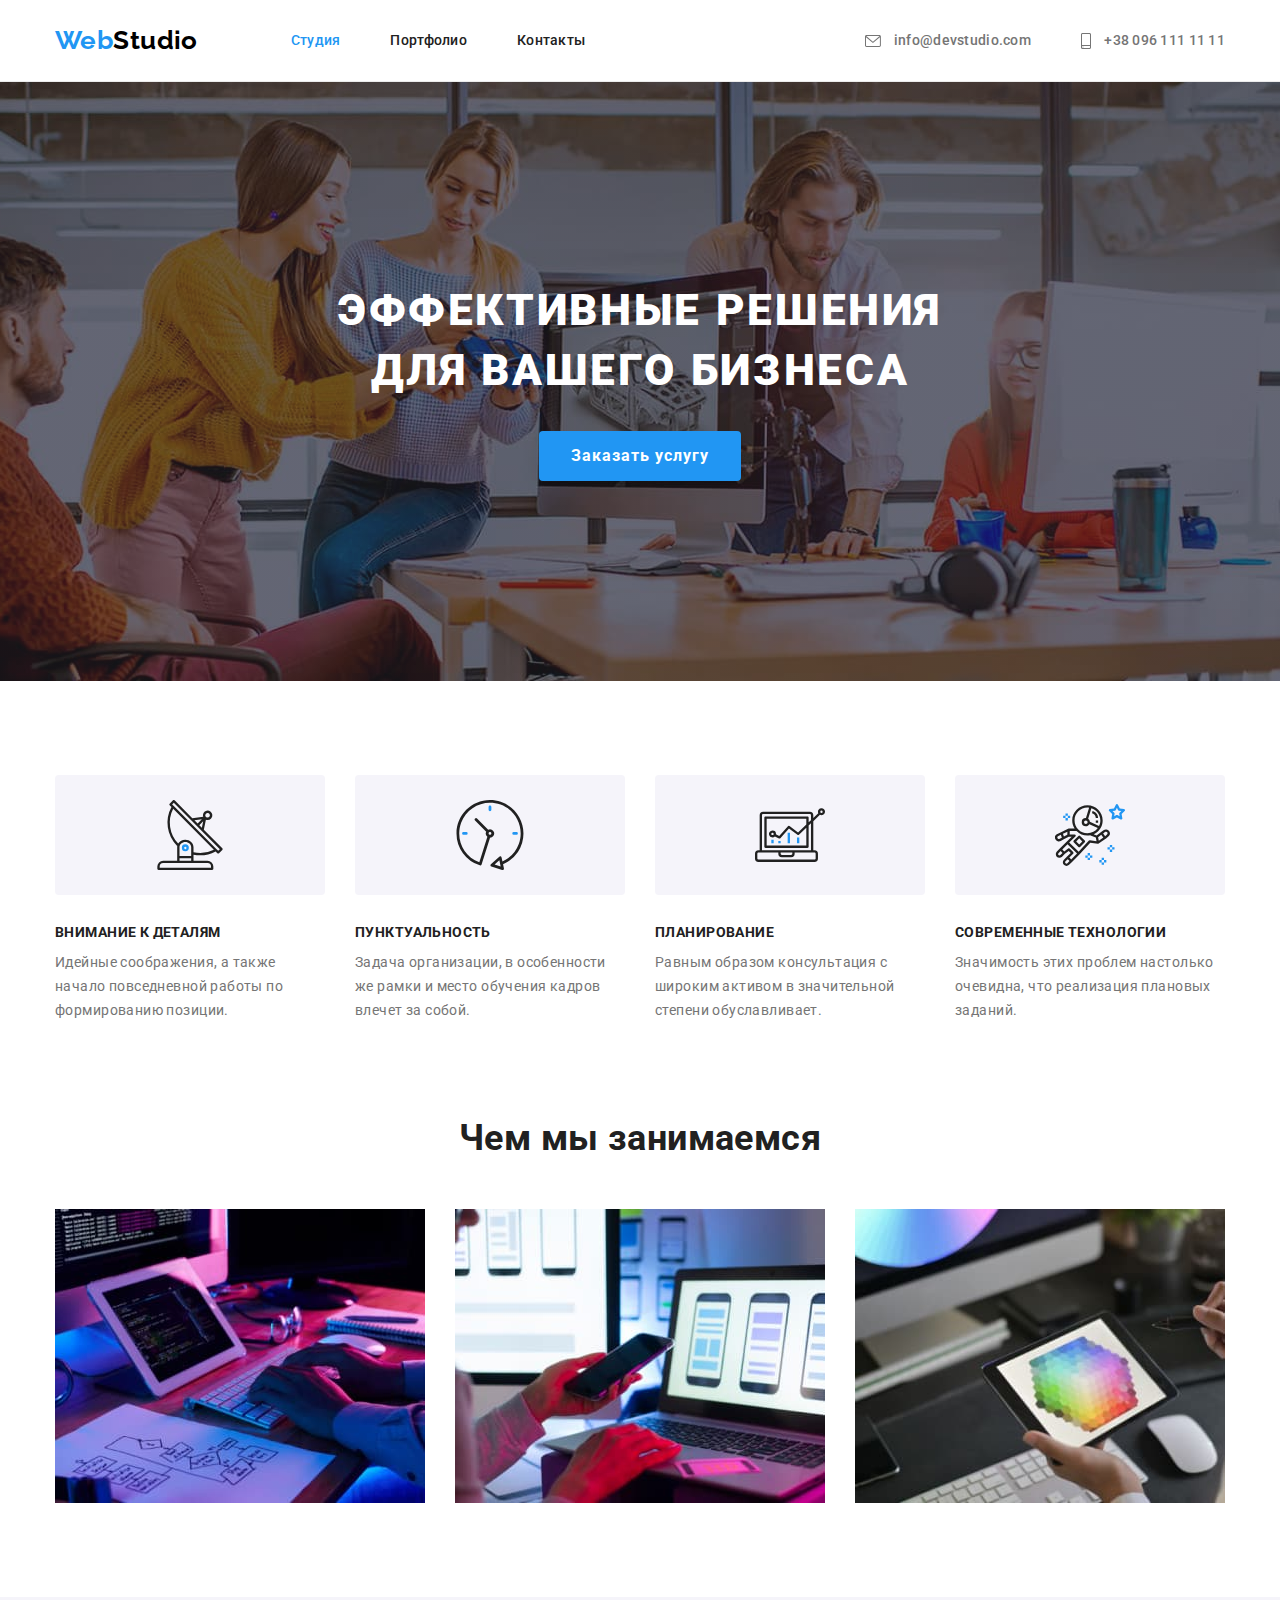
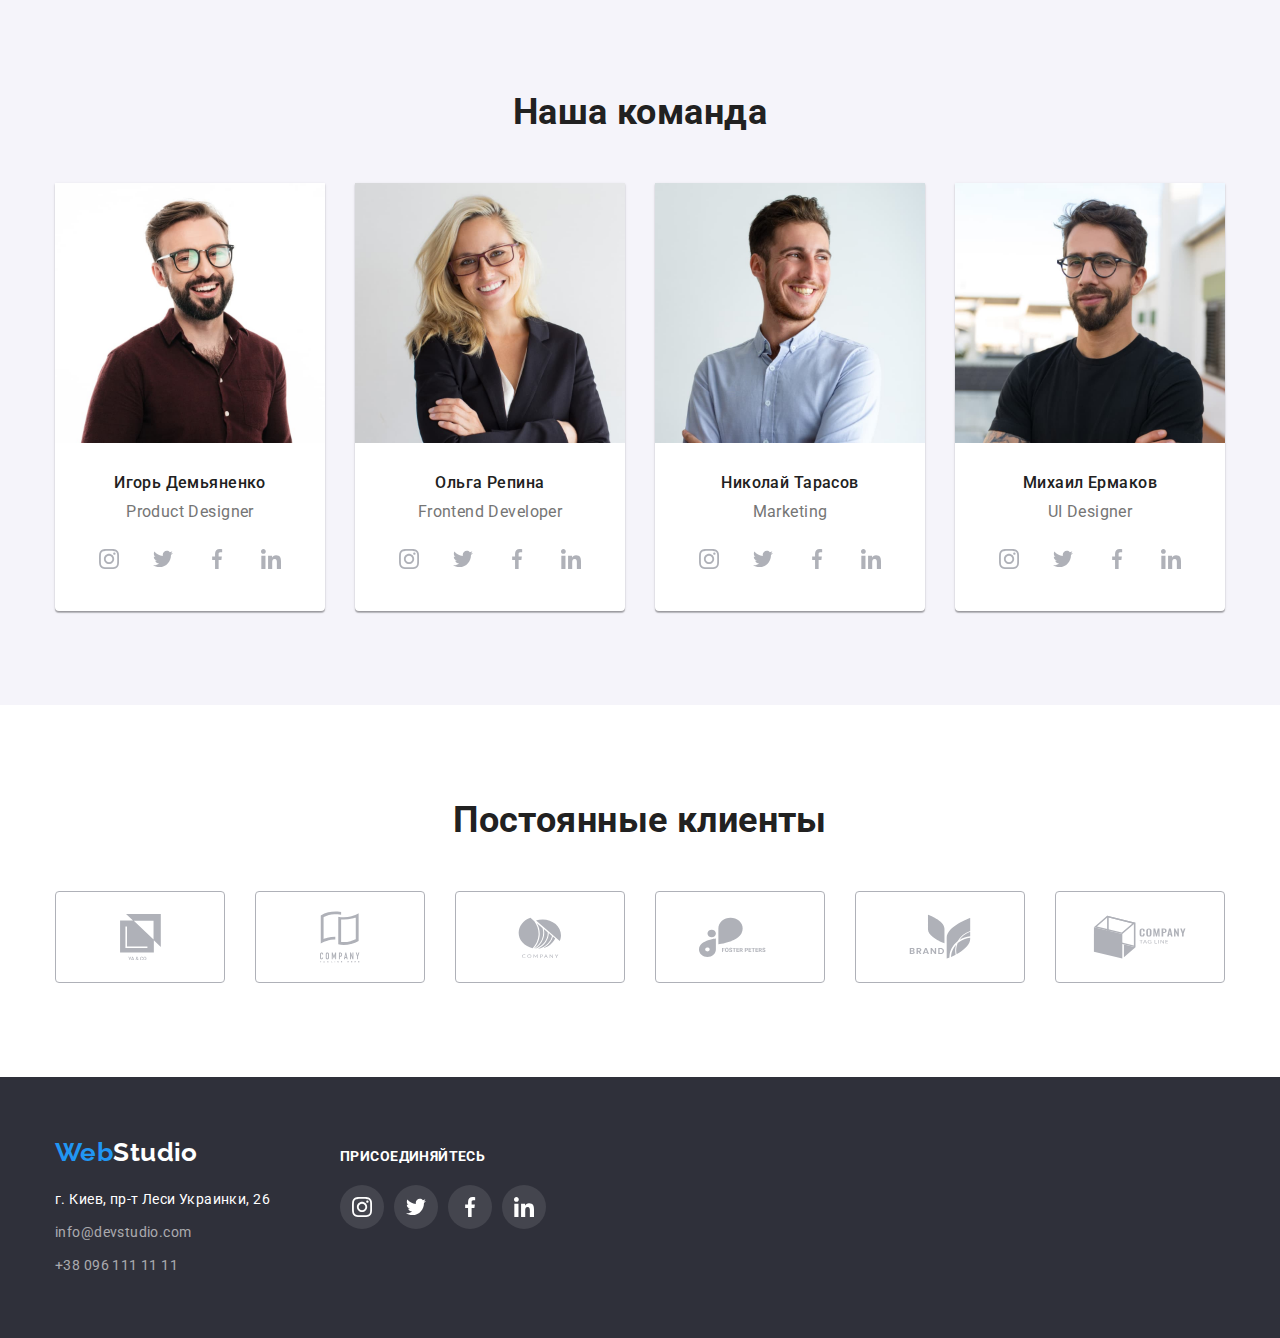
<file: index.html>
<!DOCTYPE html>
<html lang="ru">
	<head>
		<meta charset="utf-8" />
		<meta http-equiv="x-ua-compatible" content="ie=edge" />
		<meta name="viewport" content="width=device-width, initial-scale=1.0" />
		<link rel="preconnect" href="https://fonts.gstatic.com" crossorigin />
		<link
			href="https://fonts.googleapis.com/css2?family=Raleway:wght@700&family=Roboto:wght@400;500;700;900&family=Tangerine:wght@700&display=swap"
			rel="stylesheet"
		/>
		<link
			href="https://cdnjs.cloudflare.com/ajax/libs/modern-normalize/1.1.0/modern-normalize.min.css"
			rel="stylesheet"
		/>
		<link rel="stylesheet" href="./css/style.css" />
		<title>Студия №4</title>
	</head>
	<body>
		<!-- Шапка страницы Студия -->
		<header class="page-header">
			<div class="conteiner nav">
				<nav class="nav-header">
					<a lang="en" href="./index.html" class="logo-first">Web<span class="logo-second">Studio</span>
					</a>
					<ul class="site-nav">
						<li class="site-item"><a href="./index.html" class="link current">Студия</a></li>
						<li class="site-item"><a href="./portfolio.html" class="link">Портфолио</a></li>
						<li class="site-item"><a href="./index.html" class="link">Контакты</a></li>
					</ul>
				</nav>
				<ul class="site-link">
					<li class="link-item">
						<a lang="en" href="mailto:info@devstudio.com" class="link">
							<svg class="envelope-icon" width="16" height="12">
								<use href="./images/icons.svg#icon-envelope"></use>
							</svg>
							info@devstudio.com
						</a>
					</li>
					<li class="link-item">
						<a href="tel:+380961111111" class="link">
							<svg class="envelope-icon" width="10" height="16">
								<use href="./images/icons.svg#icon-smartphone"></use>
							</svg>
							+38 096 111 11 11
						</a>
					</li>
				</ul>
			</div>
		</header>

		<!-- Заказать услугу -->

		<main>
			<section class="hero">
				<div class="conteiner">
					<h1 class="hero-title">Эффективные решения для вашего бизнеса</h1>
					<button class="hero-button" type="button">Заказать услугу</button>
				</div>
			</section>

			<!-- Преимущества в работе -->

			<section class="benefit section">
				<div class="conteiner">
					<h2 class="visually-hidden">Премущества в работе</h2>
					<ul class="benefit-list">
						<li class="benefit-item icon-atention">
							<h3 class="benefit-title">Внимание к деталям</h3>
							<p class="benefit-text">
								Идейные соображения, а также начало повседневной работы по формированию позиции.
							</p>
						</li>
						<li class="benefit-item icon-punctuality">
							<h3 class="benefit-title">Пунктуальность</h3>
							<p class="benefit-text">
								Задача организации, в особенности же рамки и место обучения кадров влечет за собой.
							</p>
						</li>
						<li class="benefit-item icon-planning">
							<h3 class="benefit-title">Планирование</h3>
							<p class="benefit-text">
								Равным образом консультация с широким активом в значительной степени обуславливает.
							</p>
						</li>
						<li class="benefit-item icon-technologies">
							<h3 class="benefit-title">Современные технологии</h3>
							<p class="benefit-text">Значимость этих проблем настолько очевидна, что реализация плановых заданий.</p>
						</li>
					</ul>
				</div>
			</section>

			<!-- Чем мы занимаемся -->

			<section class="activity section">
				<div class="conteiner">
					<h2 class="activity-title">Чем мы занимаемся</h2>
					<ul class="activity-list">
						<li class="activity-item">
							<img src="./images/javaformobile.jpg" alt="Разработка ПО" width="370" height="294" />
						</li>
						<li class="activity-item">
							<img src="./images/icondesign.jpg" alt="Дизайн иконок" width="370" height="294" />
						</li>
						<li class="activity-item">
							<img src="./images/colordesign.jpg" alt="Цветовая гамма" width="370" height="294" />
						</li>
					</ul>
				</div>
			</section>

			<!-- Наша команда -->

			<section class="team section">
				<div class="conteiner">
					<h2 class="team-title">Наша команда</h2>
					<ul class="team-list">
						<li class="team-item">
							<img src="./images/productdesigner.jpg" alt="Дизайнер продукта" width="270" height="260" />
							<div class="img-caption">
								<h3 class="team-subtitle">Игорь Демьяненко</h3>
								<p lang="en" class="team-text">Product Designer</p>
								<ul class="team-soc-list">
									<li class="team-soc-item">
										<a href="" class="team-soc-link">
											<svg class="team-soc-icon" width="20" height="20">
												<use href="./images/icons.svg#icon-instagram"></use>
											</svg>
										</a>
									</li>
									<li class="team-soc-item">
										<a href="" class="team-soc-link">
											<svg class="team-soc-icon" width="20" height="20">
												<use href="./images/icons.svg#icon-twitter"></use>
											</svg>
										</a>
									</li>
									<li class="team-soc-item">
										<a href="" class="team-soc-link">
											<svg class="team-soc-icon" width="20" height="20">
												<use href="./images/icons.svg#icon-facebook"></use>
											</svg>
										</a>
									</li>
									<li class="team-soc-item">
										<a href="" class="team-soc-link">
											<svg class="team-soc-icon" width="20" height="20">
												<use href="./images/icons.svg#icon-linkedin"></use>
											</svg>
										</a>
									</li>
								</ul>
							</div>
						</li>
						<li class="team-item">
							<img src="./images/frontenddeveloper.jpg" alt="Разработчик" width="270" height="260" />
							<div class="img-caption">
								<h3 class="team-subtitle">Ольга Репина</h3>
								<p lang="en" class="team-text">Frontend Developer</p>
								<ul class="team-soc-list">
									<li class="team-soc-item">
										<a href="" class="team-soc-link">
											<svg class="team-soc-icon" width="20" height="20">
												<use href="./images/icons.svg#icon-instagram"></use>
											</svg>
										</a>
									</li>
									<li class="team-soc-item">
										<a href="" class="team-soc-link">
											<svg class="team-soc-icon" width="20" height="20">
												<use href="./images/icons.svg#icon-twitter"></use>
											</svg>
										</a>
									</li>
									<li class="team-soc-item">
										<a href="" class="team-soc-link">
											<svg class="team-soc-icon" width="20" height="20">
												<use href="./images/icons.svg#icon-facebook"></use>
											</svg>
										</a>
									</li>
									<li class="team-soc-item">
										<a href="" class="team-soc-link">
											<svg class="team-soc-icon" width="20" height="20">
												<use href="./images/icons.svg#icon-linkedin"></use>
											</svg>
										</a>
									</li>
								</ul>
							</div>
						</li>
						<li class="team-item">
							<img src="./images/marketing.jpg" alt="Маркетолог" width="270" height="260" />
							<div class="img-caption">
								<h3 class="team-subtitle">Николай Тарасов</h3>
								<p lang="en" class="team-text">Marketing</p>
								<ul class="team-soc-list">
									<li class="team-soc-item">
										<a href="" class="team-soc-link">
											<svg class="team-soc-icon" width="20" height="20">
												<use href="./images/icons.svg#icon-instagram"></use>
											</svg>
										</a>
									</li>
									<li class="team-soc-item">
										<a href="" class="team-soc-link">
											<svg class="team-soc-icon" width="20" height="20">
												<use href="./images/icons.svg#icon-twitter"></use>
											</svg>
										</a>
									</li>
									<li class="team-soc-item">
										<a href="" class="team-soc-link">
											<svg class="team-soc-icon" width="20" height="20">
												<use href="./images/icons.svg#icon-facebook"></use>
											</svg>
										</a>
									</li>
									<li class="team-soc-item">
										<a href="" class="team-soc-link">
											<svg class="team-soc-icon" width="20" height="20">
												<use href="./images/icons.svg#icon-linkedin"></use>
											</svg>
										</a>
									</li>
								</ul>
							</div>
						</li>
						<li class="team-item">
							<img src="./images/uidesigner.jpg" alt="Дизайнер интерфейса" width="270" height="260" />
							<div class="img-caption">
								<h3 class="team-subtitle">Михаил Ермаков</h3>
								<p lang="en" class="team-text">UI Designer</p>
								<ul class="team-soc-list">
									<li class="team-soc-item">
										<a href="" class="team-soc-link">
											<svg class="team-soc-icon" width="20" height="20">
												<use href="./images/icons.svg#icon-instagram"></use>
											</svg>
										</a>
									</li>
									<li class="team-soc-item">
										<a href="" class="team-soc-link">
											<svg class="team-soc-icon" width="20" height="20">
												<use href="./images/icons.svg#icon-twitter"></use>
											</svg>
										</a>
									</li>
									<li class="team-soc-item">
										<a href="" class="team-soc-link">
											<svg class="team-soc-icon" width="20" height="20">
												<use href="./images/icons.svg#icon-facebook"></use>
											</svg>
										</a>
									</li>
									<li class="team-soc-item">
										<a href="" class="team-soc-link">
											<svg class="team-soc-icon" width="20" height="20">
												<use href="./images/icons.svg#icon-linkedin"></use>
											</svg>
										</a>
									</li>
								</ul>
							</div>
						</li>
					</ul>
				</div>
			</section>

			<!-- Постоянные клиенты -->

			<section class="clients section">
				<div class="conteiner">
					<h2 class="clients-title">Постоянные клиенты</h2>
					<ul class="clients-soc-list">
						<li class="clients-soc-item">
							<a href="" class="clients-soc-link">
								<svg class="clients-soc-icon" width="41" height="46.7">
									<use href="./images/icons.svg#icon-first"></use>
								</svg>
							</a>
						</li>
						<li class="clients-soc-item">
							<a href="" class="clients-soc-link">
								<svg class="clients-soc-icon" width="40" height="52">
									<use href="./images/icons.svg#icon-second"></use>
								</svg>
							</a>
						</li>
						<li class="clients-soc-item">
							<a href="" class="clients-soc-link">
								<svg class="clients-soc-icon" width="43.46" height="41.18">
									<use href="./images/icons.svg#icon-third"></use>
								</svg>
							</a>
						</li>
						<li class="clients-soc-item">
							<a href="" class="clients-soc-link">
								<svg class="clients-soc-icon" width="84.44" height="40.62">
									<use href="./images/icons.svg#icon-fourth"></use>
								</svg>
							</a>
						</li>
						<li class="clients-soc-item">
							<a href="" class="clients-soc-link">
								<svg class="clients-soc-icon" width="62.54" height="45.43">
									<use href="./images/icons.svg#icon-fifth"></use>
								</svg>
							</a>
						</li>
						<li class="clients-soc-item">
							<a href="" class="clients-soc-link">
								<svg class="clients-soc-icon" width="93.79" height="43.93">
									<use href="./images/icons.svg#icon-sixth"></use>
								</svg>
							</a>
						</li>
					</ul>
				</div>
			</section>
		</main>

		<!-- Контакты и адрес -->

		<footer class="footer">
			<div class="conteiner">
				<div class="info-content">
					<a lang="en" href="./index.html" class="footer-logo">Web<span class="logo-third">Studio</span>
					</a>
					<address class="address">
						<ul class="address-list">
							<li class="address-item">
								<a
									href="https://goo.gl/maps/Czf4B29jXcuFBirJA"
									target="_blank"
									rel="noreferrer nofollow noopener"
									class="location-link"
								>
									г. Киев, пр-т Леси Украинки, 26
								</a>
							</li>
							<li class="contact-item">
								<a lang="en" href="mailto:info@devstudio.com" class="contact-link">info@devstudio.com</a>
							</li>
							<li class="contact-item">
								<a href="tel:+380961111111" class="contact-link">+38 096 111 11 11</a>
							</li>
						</ul>
					</address>
				</div>
				<div class="footer-soc">
					<h2 class="soc-title">Присоединяйтесь</h2>
					<ul class="footer-soc-list">
						<li class="footer-soc-item">
							<a href="" class="footer-soc-link">
								<svg class="footer-soc-icon" width="20" height="20">
									<use href="./images/icons.svg#icon-instagram"></use>
								</svg>
							</a>
						</li>
						<li class="footer-soc-item">
							<a href="" class="footer-soc-link">
								<svg class="footer-soc-icon" width="20" height="20">
									<use href="./images/icons.svg#icon-twitter"></use>
								</svg>
							</a>
						</li>
						<li class="footer-soc-item">
							<a href="" class="footer-soc-link">
								<svg class="footer-soc-icon" width="20" height="20">
									<use href="./images/icons.svg#icon-facebook"></use>
								</svg>
							</a>
						</li>
						<li class="footer-soc-item">
							<a href="" class="footer-soc-link">
								<svg class="footer-soc-icon" width="20" height="20">
									<use href="./images/icons.svg#icon-linkedin"></use>
								</svg>
							</a>
						</li>
					</ul>
				</div>
			</div>
		</footer>
	</body>
</html>
</file>
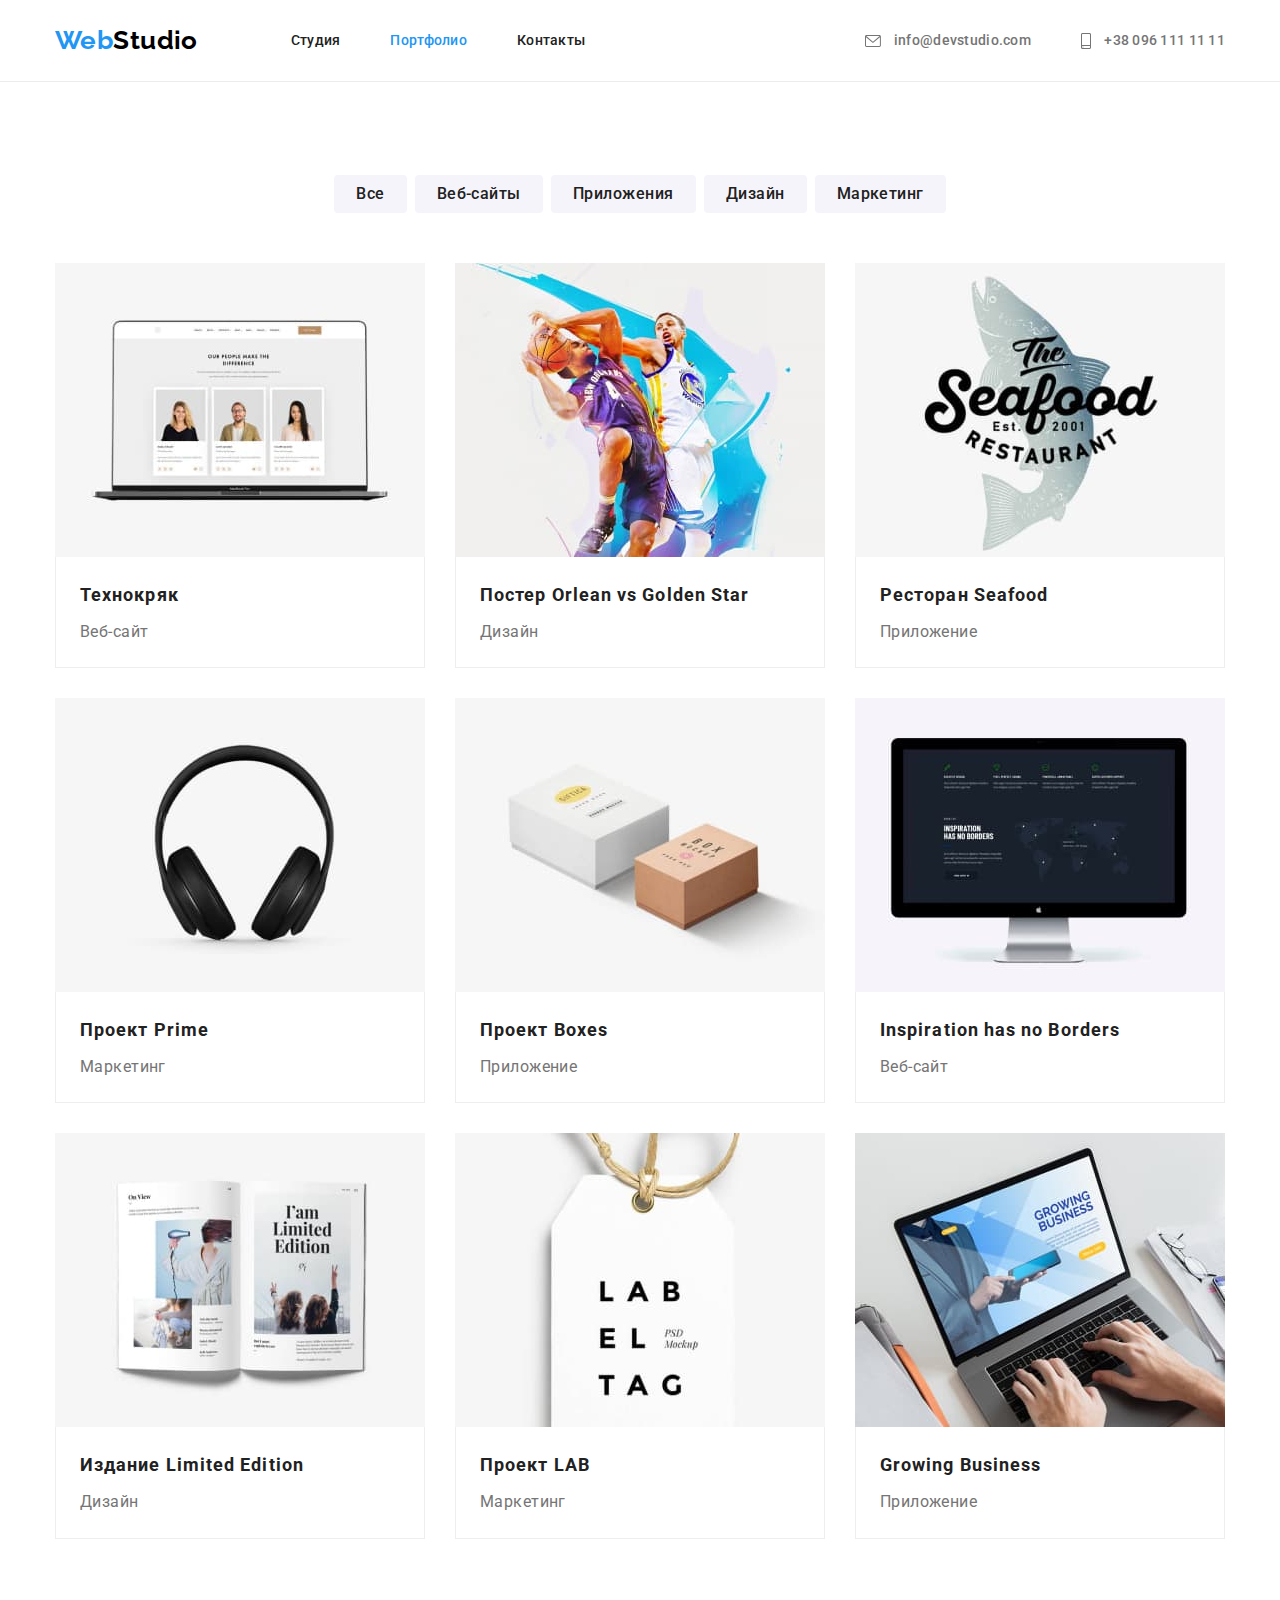
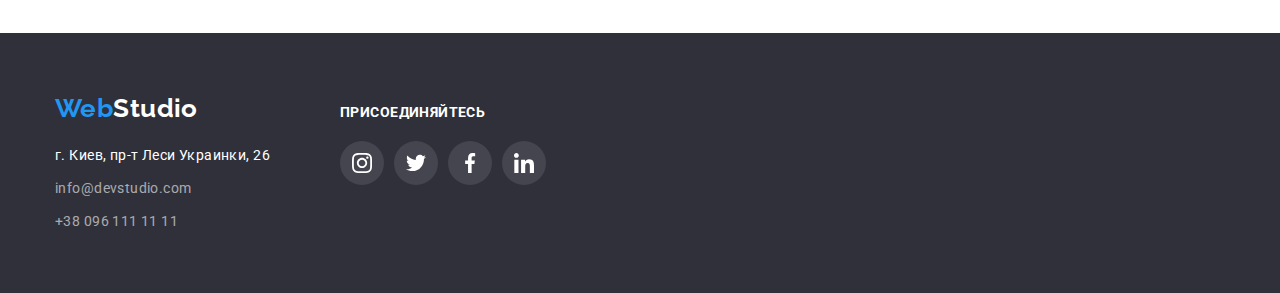
<file: portfolio.html>
<!DOCTYPE html>
<html lang="ru">
	<head>
		<meta charset="utf-8" />
		<meta http-equiv="x-ua-compatible" content="ie=edge" />
		<meta name="viewport" content="width=device-width, initial-scale=1.0" />
		<link rel="preconnect" href="https://fonts.gstatic.com" crossorigin />
		<link
			href="https://fonts.googleapis.com/css2?family=Raleway:wght@700&family=Roboto:wght@400;500;700;900&family=Tangerine:wght@700&display=swap"
			rel="stylesheet"
		/>
		<link
			href="https://cdnjs.cloudflare.com/ajax/libs/modern-normalize/1.1.0/modern-normalize.min.css"
			rel="stylesheet"
		/>
		<link rel="stylesheet" href="./css/style.css" />
		<title>Студия №4</title>
	</head>
	<body>
		<!-- Шапка страницы Студия -->
		<header class="page-header">
			<div class="conteiner nav">
				<nav class="nav-header">
					<a lang="en" href="./index.html" class="logo-first">Web<span class="logo-second">Studio</span>
					</a>
					<ul class="site-nav">
						<li class="site-item"><a href="./index.html" class="link">Студия</a></li>
						<li class="site-item"><a href="./portfolio.html" class="link current">Портфолио</a></li>
						<li class="site-item"><a href="./index.html" class="link">Контакты</a></li>
					</ul>
				</nav>
				<ul class="site-link">
					<li class="link-item">
						<a lang="en" href="mailto:info@devstudio.com" class="link">
							<svg class="envelope-icon" width="16" height="12">
								<use href="./images/icons.svg#icon-envelope"></use>
							</svg>
							info@devstudio.com
						</a>
					</li>
					<li class="link-item">
						<a href="tel:+380961111111" class="link">
							<svg class="envelope-icon" width="10" height="16">
								<use href="./images/icons.svg#icon-smartphone"></use>
							</svg>
							+38 096 111 11 11
						</a>
					</li>
				</ul>
			</div>
		</header>

		<!-- Услуги компании -->
		<main>
			<section class="portfolio section">
				<div class="conteiner">
					<h1 class="visually-hidden">Услуги компании</h1>
					<ul class="portfolio-list">
						<li class="button"><button class="portfolio-button" type="button">Все</button></li>
						<li class="button">
							<button class="portfolio-button" type="button">Веб-сайты</button>
						</li>
						<li class="button">
							<button class="portfolio-button" type="button">Приложения</button>
						</li>
						<li class="button"><button class="portfolio-button" type="button">Дизайн</button></li>
						<li class="button">
							<button class="portfolio-button" type="button">Маркетинг</button>
						</li>
					</ul>
					<ul class="image-list">
						<li class="portfolio-item">
							<a href="" class="portfolio-link">
								<img src="./images/technoquack.jpg" width="370" height="294" alt="технокряк" />

								<div class="img-content">
									<h2 class="portfolio-title">Технокряк</h2>
									<p class="portfolio-text">Веб-сайт</p>
								</div>
							</a>
						</li>
						<li class="portfolio-item">
							<a href="" class="portfolio-link">
								<img src="./images/poster.jpg" width="370" height="294" alt="постер с баскетболистами" />
								<div class="img-content">
									<h2 class="portfolio-title">
										Постер
										<span lang="en">Orlean vs Golden Star</span>
									</h2>
									<p class="portfolio-text">Дизайн</p>
								</div>
							</a>
						</li>
						<li class="portfolio-item">
							<a href="" class="portfolio-link">
								<img src="./images/seafood.jpg" width="370" height="294" alt="логотип ресторан" />
								<div class="img-content">
									<h2 class="portfolio-title">
										Ресторан
										<span lang="en">Seafood</span>
									</h2>
									<p class="portfolio-text">Приложение</p>
								</div>
							</a>
						</li>
						<li class="portfolio-item">
							<a href="" class="portfolio-link">
								<img src="./images/prime.jpg" width="370" height="294" alt="наушники" />
								<div class="img-content">
									<h2 class="portfolio-title">
										Проект
										<span lang="en">Prime</span>
									</h2>
									<p class="portfolio-text">Маркетинг</p>
								</div>
							</a>
						</li>
						<li class="portfolio-item">
							<a href="" class="portfolio-link">
								<img src="./images/boxes.jpg" width="370" height="294" alt="две коробки" />
								<div class="img-content">
									<h2 class="portfolio-title">
										Проект
										<span lang="en">Boxes</span>
									</h2>
									<p class="portfolio-text">Приложение</p>
								</div>
							</a>
						</li>
						<li class="portfolio-item">
							<a href="" class="portfolio-link">
								<img src="./images/noborders.jpg" width="370" height="294" alt="дизайн веб-сайта на мониторе" />

								<div class="img-content">
									<h2 lang="en" class="portfolio-title">Inspiration has no Borders</h2>
									<p class="portfolio-text">Веб-сайт</p>
								</div>
							</a>
						</li>
						<li class="portfolio-item">
							<a href="" class="portfolio-link">
								<img src="./images/magazine.jpg" width="370" height="294" alt="дизайн журнала" />

								<div class="img-content">
									<h2 class="portfolio-title">
										Издание
										<span lang="en">Limited Edition</span>
									</h2>
									<p class="portfolio-text">Дизайн</p>
								</div>
							</a>
						</li>
						<li class="portfolio-item">
							<a href="" class="portfolio-link">
								<img src="./images/lab.jpg" width="370" height="294" alt="дизайн бирки на одежду" />

								<div class="img-content">
									<h2 class="portfolio-title">
										Проект
										<span lang="en">LAB</span>
									</h2>
									<p class="portfolio-text">Маркетинг</p>
								</div>
							</a>
						</li>
						<li class="portfolio-item">
							<a href="" class="portfolio-link">
								<img src="./images/growingbusiness.jpg" width="370" height="294" alt="дазайн приложения на ноутбуке" />

								<div class="img-content">
									<h2 lang="en" class="portfolio-title">Growing Business</h2>
									<p class="portfolio-text">Приложение</p>
								</div>
							</a>
						</li>
					</ul>
				</div>
			</section>
		</main>

		<!-- Контакты и адрес -->

		<footer class="footer">
			<div class="conteiner">
				<div class="info-content">
					<a lang="en" href="./index.html" class="footer-logo">Web<span class="logo-third">Studio</span>
					</a>
					<address class="address">
						<ul class="address-list">
							<li class="address-item">
								<a
									href="https://goo.gl/maps/Czf4B29jXcuFBirJA"
									target="_blank"
									rel="noreferrer nofollow noopener"
									class="location-link"
								>
									г. Киев, пр-т Леси Украинки, 26
								</a>
							</li>
							<li class="contact-item">
								<a lang="en" href="mailto:info@devstudio.com" class="contact-link">info@devstudio.com</a>
							</li>
							<li class="contact-item">
								<a href="tel:+380961111111" class="contact-link">+38 096 111 11 11</a>
							</li>
						</ul>
					</address>
				</div>
				<div class="footer-soc">
					<h2 class="soc-title">Присоединяйтесь</h2>
					<ul class="footer-soc-list">
						<li class="footer-soc-item">
							<a href="" class="footer-soc-link">
								<svg class="footer-soc-icon" width="20" height="20">
									<use href="./images/icons.svg#icon-instagram"></use>
								</svg>
							</a>
						</li>
						<li class="footer-soc-item">
							<a href="" class="footer-soc-link">
								<svg class="footer-soc-icon" width="20" height="20">
									<use href="./images/icons.svg#icon-twitter"></use>
								</svg>
							</a>
						</li>
						<li class="footer-soc-item">
							<a href="" class="footer-soc-link">
								<svg class="footer-soc-icon" width="20" height="20">
									<use href="./images/icons.svg#icon-facebook"></use>
								</svg>
							</a>
						</li>
						<li class="footer-soc-item">
							<a href="" class="footer-soc-link">
								<svg class="footer-soc-icon" width="20" height="20">
									<use href="./images/icons.svg#icon-linkedin"></use>
								</svg>
							</a>
						</li>
					</ul>
				</div>
			</div>
		</footer>
	</body>
</html>
</file>
<file: css/style.css>
/* ------- ПЕРЕМЕННІЕ ЦВЕТОВ ------- */

:root {
	--primary-text-color: #212121;
	--secondary-text-color: #757575;
	--white-text-color: #ffffff;
	--footer-contact-link-color: rgba(255, 255, 255, 0.6);

	--white-bg-color: #ffffff;
	--secondary-bg-color: #2f303a;
	--team-bg-color: #f5f4fa;
	--svg-link-color: #afb1b8;

	--accent-color: #2196f3;
	--accent-batton-color: #188ce8;
	--button-bg-color: #f5f4fa;
  --footer-soc-link-bg-color: rgba(255, 255, 255, 0.1);

	--page-header-outline-color: #ececec;
	--border-color: #eeeeee;

	--accessory-logo-color: #000000;

	--hero-button-box-shadow: 0px 4px 4px rgba(0, 0, 0, 0.15);
	--button-border-radius: 4px;
	--team-box-shadow: 0px 1px 3px rgba(0, 0, 0, 0.12), 0px 1px 1px rgba(0, 0, 0, 0.14), 0px 2px 1px rgba(0, 0, 0, 0.2);
	--team-border-radius: 0px 0px 4px 4px;
  --portfolio-link-box-shadow: 0px 1px 1px rgba(0, 0, 0, 0.12), 0px 4px 4px rgba(0, 0, 0, 0.06), 1px 4px 6px rgba(0, 0, 0, 0.16);
  --portfolio-button-box-shadow: 0px 3px 1px rgba(0, 0, 0, 0.1), 0px 1px 2px rgba(0, 0, 0, 0.08), 0px 2px 2px rgba(0, 0, 0, 0.12);
}

/* ------- ОСНОВНЫЕ СТИЛИ И СТИЛИ ДЛЯ СБРОСА ------- */

body {
	color: var(--primary-text-color);
	background-color: var(--white-bg-color);
	font-family: "Roboto", sans-serif;
	font-size: 14px;
	letter-spacing: 0.03em;
}

ul {
	margin: 0;
	padding-left: 0;
	list-style: none;
}
p,
h1,
h2,
h3 {
	margin: 0;
	padding: 0;
}
a {
	color: inherit;
	text-decoration: none;
}
address {
	font-style: normal;
}
img {
	display: block;
	max-width: 100%;
	height: auto;
}
.section {
	padding-top: 94px;
	padding-bottom: 94px;
}

.visually-hidden {
	position: absolute;
	width: 1px;
	height: 1px;
	margin: -1px;
	border: 0;
	padding: 0;

	white-space: nowrap;
	clip-path: inset(100%);
	clip: rect(0 0 0 0);
	overflow: hidden;
}

/* ------- КОНТЕЙНЕР ------- */

.conteiner {
	width: 1200px;
	margin: 0 auto;
	padding-left: 15px;
	padding-right: 15px;
}
/* ------- ШАПКА СТРАНИЦЫ СТУДИЯ ------- */
.nav {
	display: flex;
	align-items: center;
}
.nav-header {
	display: flex;
	align-items: center;
}
.logo-first {
	margin-right: 93px;

	color: var(--accent-color);

	font-family: "Raleway";
	font-style: normal;
	font-weight: 700;
	font-size: 26px;
	line-height: 1.19;
}
.logo-second {
	color: var(--accessory-logo-color);
}
.nav-header .link {
	color: var(--primary-text-color);

	font-style: normal;
	font-weight: 500;
	line-height: 1.14;
	letter-spacing: 0.02em;
}

.page-header .link:hover,
.page-header .link:focus {
	color: var(--accent-color);
}
.page-header .link.current {
	color: var(--accent-color);
}
.page-header {
	outline: 1px solid var(--page-header-outline-color);
}

.site-nav {
	display: flex;
}
.site-nav .site-item + .site-item {
	margin-left: 50px;
}
.site-nav .site-item {
	padding-top: 32px;
	padding-bottom: 32px;
}
.site-link {
	display: flex;
	margin-left: auto;
}
.site-link .link-item + .link-item {
	margin-left: 50px;
}
.site-link .link {
	padding-top: 32px;
	padding-bottom: 32px;

	color: var(--secondary-text-color);

	font-style: normal;
	font-weight: 500;
	line-height: 1.14;
	letter-spacing: 0.02em;
}
.envelope-icon {
	margin-right: 10px;
	vertical-align: middle;
	fill: #757575;
}
.link:hover .envelope-icon,
.link:focus .envelope-icon {
	fill: #2196f3;
}
/* ------- ЗАКАЗАТЬ УСЛУГУ ------- */

.hero {
	max-width: 1600px;
	height: 600px;
	margin-right: auto;
	margin-left: auto;

	background-image: linear-gradient(rgba(47, 48, 58, 0.4), rgba(47, 48, 58, 0.4)), url("../images/hero\ image.jpg");
	background-repeat: no-repeat;
	background-position: center;
	background-size: cover;
	padding-top: 200px;
	padding-bottom: 200px;

	background-color: var(--secondary-bg-color);
}

.hero-title {
	max-width: 696px;
	margin: 0 auto;

	color: var(--white-text-color);

	font-style: normal;
	font-weight: 900;
	font-size: 44px;
	line-height: 1.36;
	text-align: center;
	letter-spacing: 0.06em;
	text-transform: uppercase;
}
.hero-button {
	display: block;
	margin-top: 30px;
	margin-left: auto;
	margin-right: auto;
	border: none;

	padding: 10px 32px;

	color: var(--white-text-color);
	background-color: var(--accent-color);

	font-style: normal;
	font-weight: 700;
	font-family: inherit;
	font-size: 16px;
	line-height: 1.88;
	text-align: center;
	letter-spacing: 0.06em;
	cursor: pointer;

	box-shadow: var(--hero-button-box-shadow);
	border-radius: var(--button-border-radius);
}
.hero-button:hover,
.hero-button:focus {
	background-color: var(--accent-batton-color);
}

/* ------- ПРЕИМУЩЕСТВА В РАБОТЕ ------- */

.benefit-item::before {
	display: flex;
	width: 270px;
	height: 120px;
	margin-bottom: 30px;
	content: "";
	background-size: 70px 70px;
	background-repeat: no-repeat;
	background-position: center;
	background-color: var(--button-bg-color);
	border-radius: var(--button-border-radius);
}
.benefit-item.icon-atention:before {
	background-image: url("../images/antenna.svg");
}
.benefit-item.icon-punctuality:before {
	background-image: url("../images/clock.svg");
}
.benefit-item.icon-planning:before {
	background-image: url("../images/diagram.svg");
}
.benefit-item.icon-technologies:before {
	background-image: url("../images/astronaut.svg");
}
.benefit-list {
	display: flex;
}
.benefit-list .benefit-item {
	width: 270px;
	margin-right: 30px;
}
.benefit-list .benefit-item:last-child {
	margin-right: 0;
}
.benefit-title {
	margin-bottom: 10px;

	color: var(--primary-text-color);

	font-style: normal;
	font-weight: 700;
	font-size: 14px;
	line-height: 1.14;
	text-transform: uppercase;
}
.benefit-text {
	color: var(--secondary-text-color);

	line-height: 1.71;
}

/* Чем мы занимаемся */
.activity {
	padding-top: 0;
}
.activity-title {
	margin-bottom: 50px;

	color: var(--primary-text-color);

	font-style: normal;
	font-weight: 700;
	font-size: 36px;
	line-height: 1.17;
	text-align: center;
}
.activity-list {
	display: flex;
}
.activity-item {
	margin-right: 30px;
}
.activity-item:last-child {
	margin-right: 0;
}

/* ------- НАША КОМАНДА ------- */

.team {
	background-color: var(--team-bg-color);
}
.team-caption {
	padding-top: 30px;
	padding-bottom: 30px;
}
.team-title {
	margin-bottom: 50px;

	color: var(--primary-text-color);

	font-style: normal;
	font-weight: 700;
	font-size: 36px;
	line-height: 1.17;
	text-align: center;
}
.team-list {
	display: flex;
}
.team-item {
	margin-right: 30px;

	background: var(--white-text-color);
	box-shadow: var(--team-box-shadow);
	border-radius: var(--team-border-radius);
}
.team-item:last-child {
	margin-right: 0;
}
.img-caption {
	padding-top: 30px;
	padding-bottom: 30px;
}
.team-subtitle {
	color: var(--primary-text-color);

	font-weight: 500;
	font-size: 16px;
	line-height: 1.19;
	text-align: center;
}
.team-text {
	margin-top: 10px;
	margin-bottom: 0;

	color: var(--secondary-text-color);

	font-size: 16px;
	line-height: 1.19;
	text-align: center;
}
.team-soc-list {
	display: flex;
	justify-content: center;
  margin-top: 16px;
}
.team-soc-item {
	width: 44px;
	height: 44px;
}
.team-soc-item {
	margin-left: 10px;
}
.team-soc-item:first-child {
	margin-left: 0;
}
.team-soc-link {
	display: flex;
	align-items: center;
	justify-content: center;
	width: 100%;
	height: 100%;
	border-radius: 50%;
	background-color: var(--white-bg-color);
	color: var(--svg-link-color);
}
.team-soc-icon {
	fill: currentColor;
}
.team-soc-link:hover,
.team-soc-link:focus {
	background-color: var(--accent-color);
	color: var(--white-bg-color);
}

/* ------- ПОСТОЯННЫЕ КЛИЕНТЫ ------- */
.clients-title {
	margin-bottom: 50px;

	color: var(--primary-text-color);

	font-style: normal;
	font-weight: 700;
	font-size: 36px;
	line-height: 1.17;
	text-align: center;
}
.clients-soc-list {
	display: flex;
}

.clients-soc-item {
	margin-left: 30px;
}
.clients-soc-item:first-child {
	margin-left: 0;
}
.clients-soc-link {
	display: flex;
	align-items: center;
	justify-content: center;
	width: 170px;
	height: 92px;
	border: 1px solid var(--svg-link-color);
	border-radius: var(--button-border-radius);
}
.clients-soc-icon {
	fill: var(--svg-link-color);
}
.clients-soc-link:hover,
.clients-soc-link:focus {
	border-color: var(--accent-color);
	color: var(--accent-color);
}
.clients-soc-link:hover .clients-soc-icon,
.clients-soc-link:focus .clients-soc-icon {
	fill: var(--accent-color);
}

/* ------- КОНТАКТЫ И АДРЕС ------- */

.footer {
	padding-top: 60px;
	padding-bottom: 60px;

	background-color: var(--secondary-bg-color);
}
.footer-logo {
	padding-top: 60px;
	padding-bottom: 60px;

	color: var(--accent-color);

	font-family: "Raleway";
	font-weight: 700;
	font-size: 26px;
	line-height: 1.19;
}
.logo-third {
	color: var(--white-text-color);
}
.address {
	margin-top: 20px;
}
.location-link {
	color: var(--white-text-color);

	line-height: 1.71;
}
.location-link:hover,
.location-link:focus {
	color: var(--accent-color);
}
.contact-link {
	color: var(--footer-contact-link-color);

	line-height: 1.71;
}
.contact-link:hover,
.contact-link:focus {
	color: var(--accent-color);
}

.contact-item {
	margin-top: 9px;
}

/*--------СОЦИАЛЬНЫЕ СЕТИ--------*/
.footer .conteiner {
	display: flex;
	align-items: baseline;
}
.footer-soc {
	margin-left: 70px;
}
.soc-title {
	margin-bottom: 20px;
	color: var(--white-text-color);
	display: block;
	font-weight: 700;
	font-size: 14px;
	line-height: 1.14;
	letter-spacing: 0.03em;
	text-transform: uppercase;
}
.footer-soc-list {
	display: flex;
}
.footer-soc-item {
	width: 44px;
	height: 44px;
	margin-left: 10px;
	margin-bottom: 30px;
}
.footer-soc-item:first-child {
	margin-left: 0;
}
.footer-soc-link {
	display: flex;
	align-items: center;
	justify-content: center;
	width: 100%;
	height: 100%;
	border-radius: 50%;
	background-color: var(--footer-soc-link-bg-color);
	color: var(--white-bg-color);
}
.footer-soc-icon {
	fill: currentColor;
}
.footer-soc-link:hover,
.footer-soc-link:focus {
	background-color: var(--accent-color);
}
/* ------- СТРАНИЦА ПОРТФОЛИО ------- */

.button {
	margin-right: 8px;
}
.button:last-child {
	margin-right: 0;
}
.portfolio-button {
	padding: 6px 22px;

	color: var(--primary-text-color);
	background-color: var(--button-bg-color);

	font-weight: 500;
	font-size: 16px;
	font-family: inherit;
	line-height: 1.63;
	text-align: center;
	letter-spacing: 0.03em;
	cursor: pointer;

	border: none;
	border-radius: var(--button-border-radius);
}
.portfolio-button:hover,
.portfolio-button:focus {
	color: var(--white-text-color);
	background-color: var(--accent-color);
	box-shadow: var(--portfolio-button-box-shadow);
}
.portfolio-list {
	display: flex;
	justify-content: center;
	margin-bottom: 50px;
}
.portfolio-title {
	margin-bottom: 4px;
	color: var(--primary-text-color);

	font-weight: 700;
	font-size: 18px;
	line-height: 2;
	letter-spacing: 0.06em;
	text-align: left;
}

.portfolio-text {
	color: var(--secondary-text-color);

	font-size: 16px;
	line-height: 1.89;
	text-align: left;
}
.img-content {
	padding: 20px 24px 20px 24px;

	border: 1px solid var(--border-color);
	border-top: none;
}
.image-list {
	display: flex;
	flex-wrap: wrap;

	margin-left: -30px;
	margin-top: -30px;
}
.image-list > .portfolio-item {
	flex-basis: calc(100% / 3 - 30px);
	margin-left: 30px;
	margin-top: 30px;
}
.portfolio-link {
	display: block;
}
.portfolio-link:hover,
.portfolio-link:focus {
	box-shadow: var(--portfolio-link-box-shadow);
}
</file>
